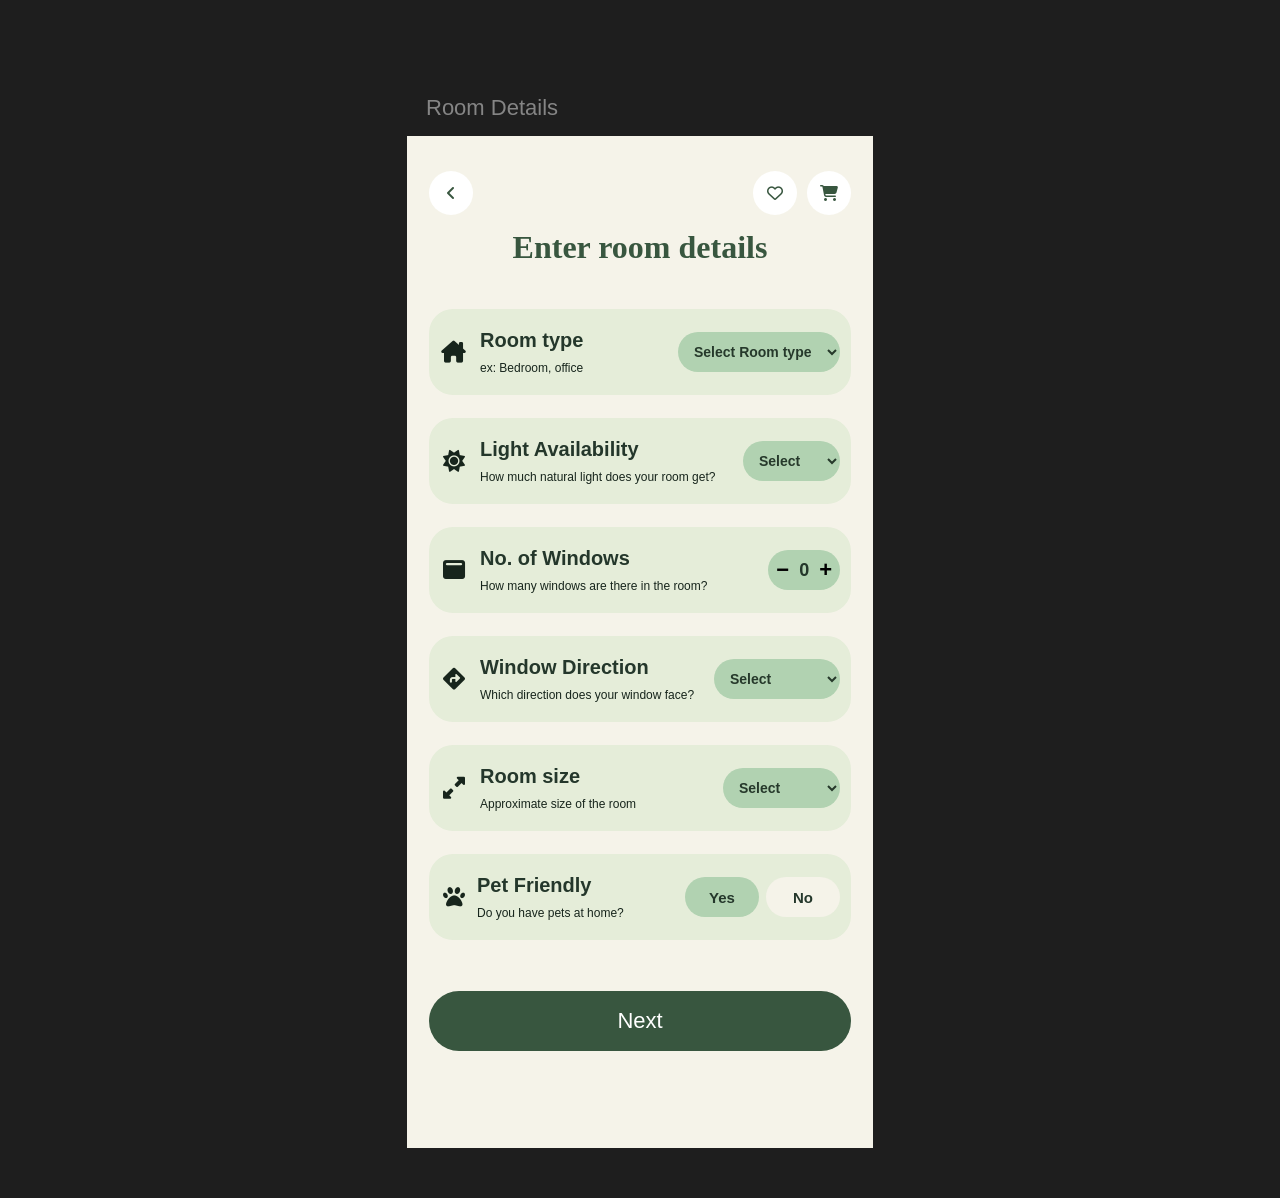
<file: index.html>
<!DOCTYPE html>
<html lang="en">
<head>
    <meta charset="UTF-8">
    <meta name="viewport" content="width=device-width, initial-scale=1.0">
    <title>Room Details</title>

    <link rel="stylesheet" href="style.css">

    <!-- Icons -->
    <link rel="stylesheet"
        href="https://cdnjs.cloudflare.com/ajax/libs/font-awesome/6.5.2/css/all.min.css">
</head>
<body>

    <main class="page-wrapper">
        <h2 class="page-label">Room Details</h2>

        <section class="phone-screen">

            <!-- Navigation -->
            <nav class="top-nav">
                <button class="round-btn" id="backBtn"
                    aria-label="Go back">
                    <i class="fa-solid fa-angle-left"></i>
                </button>

                <div class="nav-actions">
                    <button class="round-btn" id="favoriteBtn"
                        aria-label="Add to favorites">
                        <i class="fa-regular fa-heart"></i>
                    </button>

                    <button class="round-btn" id="cartBtn"
                        aria-label="Shopping cart">
                        <i class="fa-solid fa-cart-shopping"></i>
                    </button>
                </div>
            </nav>

            <h1>Enter room details</h1>

            <form id="roomForm">

                <!-- Room type -->
                <div class="detail-card">
                    <i class="fa-solid fa-house-chimney card-icon"></i>

                    <div class="card-content">
                        <label for="roomType">Room type</label>
                        <p>ex: Bedroom, office</p>
                    </div>

                    <select id="roomType" required>
                        <option value="">Select Room type</option>
                        <option>Bedroom</option>
                        <option>Living room</option>
                        <option>Office</option>
                        <option>Kitchen</option>
                        <option>Bathroom</option>
                        <option>Study room</option>
                    </select>
                </div>

                <!-- Light availability -->
                <div class="detail-card">
                    <i class="fa-solid fa-sun card-icon"></i>

                    <div class="card-content">
                        <label for="light">Light Availability</label>
                        <p>How much natural light does your room get?</p>
                    </div>

                    <select id="light" required>
                        <option value="">Select</option>
                        <option>Low</option>
                        <option>Medium</option>
                        <option>High</option>
                    </select>
                </div>

                <!-- Number of windows -->
                <div class="detail-card">
                    <i class="fa-solid fa-window-maximize card-icon"></i>

                    <div class="card-content">
                        <label for="windows">No. of Windows</label>
                        <p>How many windows are there in the room?</p>
                    </div>

                    <div class="counter">
                        <button type="button" id="decrease"
                            aria-label="Decrease windows">−</button>
                        <output id="windowCount">0</output>
                        <button type="button" id="increase"
                            aria-label="Increase windows">+</button>
                    </div>
                </div>

                <!-- Window direction -->
                <div class="detail-card">
                    <i class="fa-solid fa-diamond-turn-right card-icon"></i>

                    <div class="card-content">
                        <label for="direction">Window Direction</label>
                        <p>Which direction does your window face?</p>
                    </div>

                    <select id="direction" required>
                        <option value="">Select</option>
                        <option>North</option>
                        <option>South</option>
                        <option>East</option>
                        <option>West</option>
                        <option>North-East</option>
                        <option>North-West</option>
                        <option>South-East</option>
                        <option>South-West</option>
                        <option>No windows</option>
                    </select>
                </div>

                <!-- Room size -->
                <div class="detail-card">
                    <i class="fa-solid fa-up-right-and-down-left-from-center card-icon"></i>

                    <div class="card-content">
                        <label for="roomSize">Room size</label>
                        <p>Approximate size of the room</p>
                    </div>

                    <select id="roomSize" required>
                        <option value="">Select</option>
                        <option>Small</option>
                        <option>Medium</option>
                        <option>Large</option>
                        <option>Extra large</option>
                    </select>
                </div>

                <!-- Pet friendly -->
                <div class="detail-card pet-card">
                    <i class="fa-solid fa-paw card-icon"></i>

                    <div class="card-content">
                        <label>Pet Friendly</label>
                        <p>Do you have pets at home?</p>
                    </div>

                    <div class="pet-options">
                        <button type="button" class="pet-btn"
                            data-pet="Yes">Yes</button>
                        <button type="button" class="pet-btn active"
                            data-pet="No">No</button>
                    </div>
                </div>

                <button type="submit" class="next-btn">Next</button>

            </form>
        </section>
    </main>

    <script src="script.js"></script>
</body>
</html>
</file>
<file: style.css>
* {
    margin: 0;
    padding: 0;
    box-sizing: border-box;
}

:root {
    --page-bg: #f5f3e9;
    --card-bg: #e5edd9;
    --pill-bg: #b1d2b1;
    --dark-green: #38563f;
    --text-color: #24372b;
}

body {
    font-family: Arial, Helvetica, sans-serif;
    background: #1e1e1e;
    color: var(--text-color);
}

button,
select {
    font: inherit;
}

button {
    cursor: pointer;
}

.page-wrapper {
    width: 100%;
    padding: 95px 16px 50px;
}

.page-label {
    max-width: 428px;
    margin: 0 auto 15px;
    color: #858585;
    font-size: 22px;
    font-weight: 400;
}

.phone-screen {
    width: 100%;
    max-width: 466px;
    min-height: 1012px;
    margin: 0 auto;
    padding: 35px 22px 60px;
    background: var(--page-bg);
}

/* Status bar */

.status-bar {
    display: flex;
    justify-content: space-between;
    align-items: center;
    padding: 0 22px;
    color: #000;
    font-size: 21px;
    margin-bottom: 13px;
}

.status-icons {
    display: flex;
    align-items: center;
    gap: 9px;
    font-size: 19px;
}

/* Navigation */

.top-nav {
    display: flex;
    justify-content: space-between;
    align-items: center;
    margin-bottom: 14px;
}

.nav-actions {
    display: flex;
    gap: 10px;
}

.round-btn {
    width: 44px;
    height: 44px;
    border: none;
    border-radius: 50%;
    background: #fff;
    color: var(--dark-green);
    display: grid;
    place-items: center;
    font-size: 16px;
    transition: background 0.2s, transform 0.2s;
}

.round-btn:hover {
    background: var(--card-bg);
    transform: scale(1.04);
}

/* Heading */

h1 {
    font-family: Georgia, "Times New Roman", serif;
    font-size: 32px;
    text-align: center;
    color: var(--dark-green);
    margin: 12px 0 43px;
}

/* Detail cards */

#roomForm {
    display: flex;
    flex-direction: column;
    gap: 23px;
}

.detail-card {
    min-height: 86px;
    padding: 15px 11px;
    border-radius: 24px;
    background: var(--card-bg);
    display: flex;
    align-items: center;
    gap: 13px;
}

.card-icon {
    flex-shrink: 0;
    width: 27px;
    text-align: center;
    font-size: 22px;
    color: #17251c;
}

.card-content {
    flex: 1;
    min-width: 0;
}

.card-content label {
    display: block;
    font-size: 20px;
    line-height: 1.25;
    font-weight: 600;
    margin-bottom: 7px;
}

.card-content p {
    font-size: 12px;
    line-height: 1.4;
    color: #17251c;
}

/* Dropdowns */

.detail-card select {
    flex-shrink: 0;
    max-width: 46%;
    min-width: 75px;
    height: 40px;
    padding: 0 12px;
    border: none;
    outline: none;
    border-radius: 24px;
    background: var(--pill-bg);
    color: #26392b;
    font-size: 14px;
    font-weight: 600;
    cursor: pointer;
}

#roomType {
    max-width: 48%;
}

/* Window counter */

.counter {
    flex-shrink: 0;
    height: 40px;
    padding: 0 8px;
    display: flex;
    align-items: center;
    justify-content: center;
    gap: 10px;
    border-radius: 24px;
    background: var(--pill-bg);
}

.counter button {
    border: none;
    background: transparent;
    background: var(--pill-bg);
    font-size: 22px;
    font-weight: 700;
}

.counter output {
    font-size: 18px;
    font-weight: 600;
    min-width: 10px;
    text-align: center;
}

/* Pet selection */

.pet-card {
    gap: 10px;
}

.pet-options {
    display: flex;
    gap: 7px;
    flex-shrink: 0;
}

.pet-btn {
    border: none;
    border-radius: 24px;
    background: var(--pill-bg);
    min-width: 74px;
    height: 40px;
    padding: 0 15px;
    color: var(--text-color);
    font-size: 15px;
    font-weight: 600;
    transition: background 0.2s;
}

.pet-btn.active {
    background: var(--page-bg);
}

/* Next button */

.next-btn {
    width: 100%;
    min-height: 60px;
    margin-top: 28px;
    border: none;
    border-radius: 35px;
    background: var(--dark-green);
    color: #fff;
    font-size: 22px;
    transition: background 0.2s, transform 0.2s;
}

.next-btn:hover {
    background: #294631;
}

.next-btn:active {
    transform: scale(0.99);
}

/* Responsive layout */

@media (max-width: 480px) {
    .page-wrapper {
        padding: 0;
    }

    .page-label {
        display: none;
    }

    .phone-screen {
        max-width: none;
        min-height: 100vh;
        padding: 25px 16px 35px;
    }

    h1 {
        font-size: 28px;
        margin-bottom: 32px;
    }

    #roomForm {
        gap: 18px;
    }

    .detail-card {
        gap: 9px;
        padding: 13px 9px;
        min-height: 82px;
        border-radius: 22px;
    }

    .card-icon {
        width: 23px;
        font-size: 19px;
    }

    .card-content label {
        font-size: 16px;
        margin-bottom: 6px;
    }

    .card-content p {
        font-size: 10px;
    }

    .detail-card select {
        font-size: 12px;
        padding: 0 8px;
        height: 38px;
        max-width: 43%;
    }

    #roomType {
        max-width: 44%;
    }

    .counter {
        gap: 7px;
        padding: 0 7px;
        height: 38px;
    }

    .pet-options {
        gap: 5px;
    }

    .pet-btn {
        min-width: 49px;
        padding: 0 10px;
        height: 38px;
        font-size: 13px;
    }

    .next-btn {
        margin-top: 25px;
    }
}
</file>
